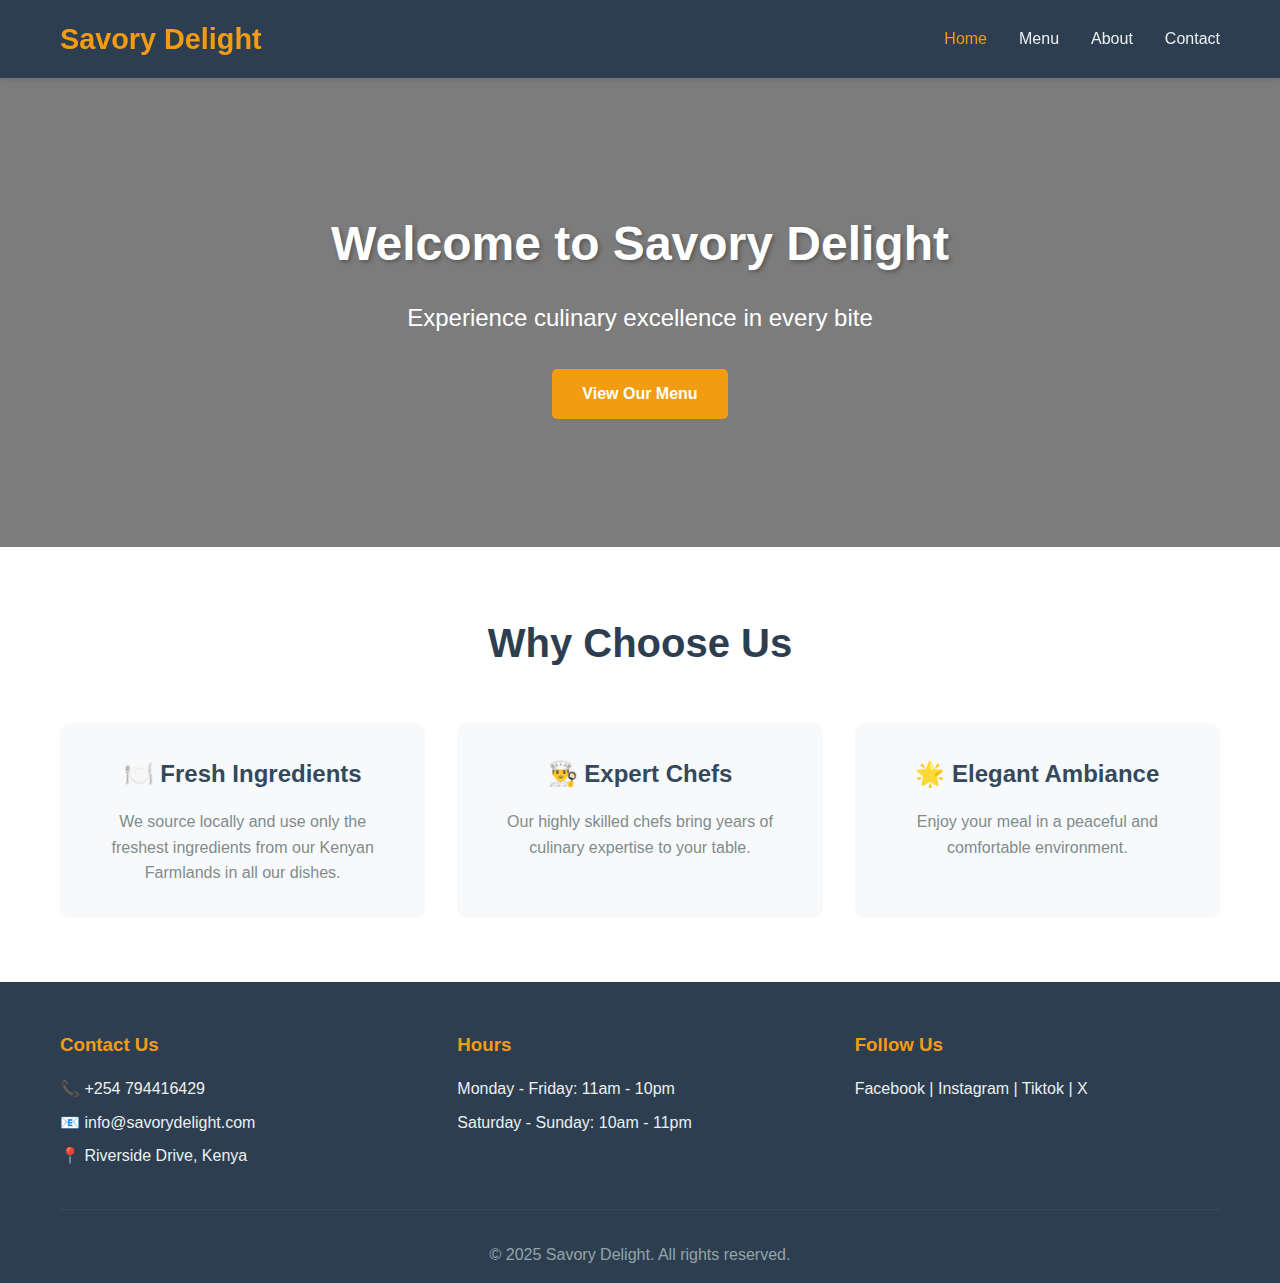
<file: index.html>
<!DOCTYPE html>
<html lang="en">

<head>
    <meta charset="UTF-8">
    <meta name="viewport" content="width=device-width, initial-scale=1.0">
    <title>Savory Delight - Fine Dining Experience</title>
    <link rel="stylesheet" href="css/style.css">
</head>

<body>
    <header>
        <nav class="navbar">
            <div class="container">
                <h1 class="logo">Savory Delight</h1>
                <ul class="nav-links">
                    <li><a href="index.html" class="active">Home</a></li>
                    <li><a href="menu.html">Menu</a></li>
                    <li><a href="about.html">About</a></li> 
                    <li><a href="contact.html">Contact</a></li>
                </ul>
            </div>
        </nav>
    </header>

    <main>
        <!-- Fixed hero section -->
        <section class="hero">
            <div class="hero-overlay">
                <div class="hero-content">
                    <h2>Welcome to Savory Delight</h2>
                    <p>Experience culinary excellence in every bite</p>
                    <a href="menu.html" class="btn">View Our Menu</a>
                </div>
            </div>
        </section>

        <section class="features">
            <div class="container">
                <h2>Why Choose Us</h2>
                <div class="feature-grid">
                    <div class="feature-card">
                        <h3>🍽️ Fresh Ingredients</h3>
                        <p>We source locally and use only the freshest ingredients from our Kenyan Farmlands in all our
                            dishes.</p>
                    </div>
                    <div class="feature-card">
                        <h3>👨‍🍳 Expert Chefs</h3>
                        <p>Our highly skilled chefs bring years of culinary expertise to your table.</p>
                    </div>
                    <div class="feature-card">
                        <h3>🌟 Elegant Ambiance</h3>
                        <p>Enjoy your meal in a peaceful and comfortable environment.</p>
                    </div>
                </div>
            </div>
        </section>
    </main>

    <footer>
        <div class="container">
            <div class="footer-content">
                <div class="footer-section">
                    <h3>Contact Us</h3>
                    <p>📞 +254 794416429</p>
                    <p>📧 info@savorydelight.com</p>
                    <p>📍 Riverside Drive, Kenya</p>
                </div>
                <div class="footer-section">
                    <h3>Hours</h3>
                    <p>Monday - Friday: 11am - 10pm</p>
                    <p>Saturday - Sunday: 10am - 11pm</p>
                </div>
                <div class="footer-section">
                    <h3>Follow Us</h3>
                    <p>Facebook | Instagram | Tiktok | X </p>
                </div>
            </div>
            <p class="copyright">&copy; 2025 Savory Delight. All rights reserved.</p>
        </div>
    </footer>
</body>

</html>
</file>
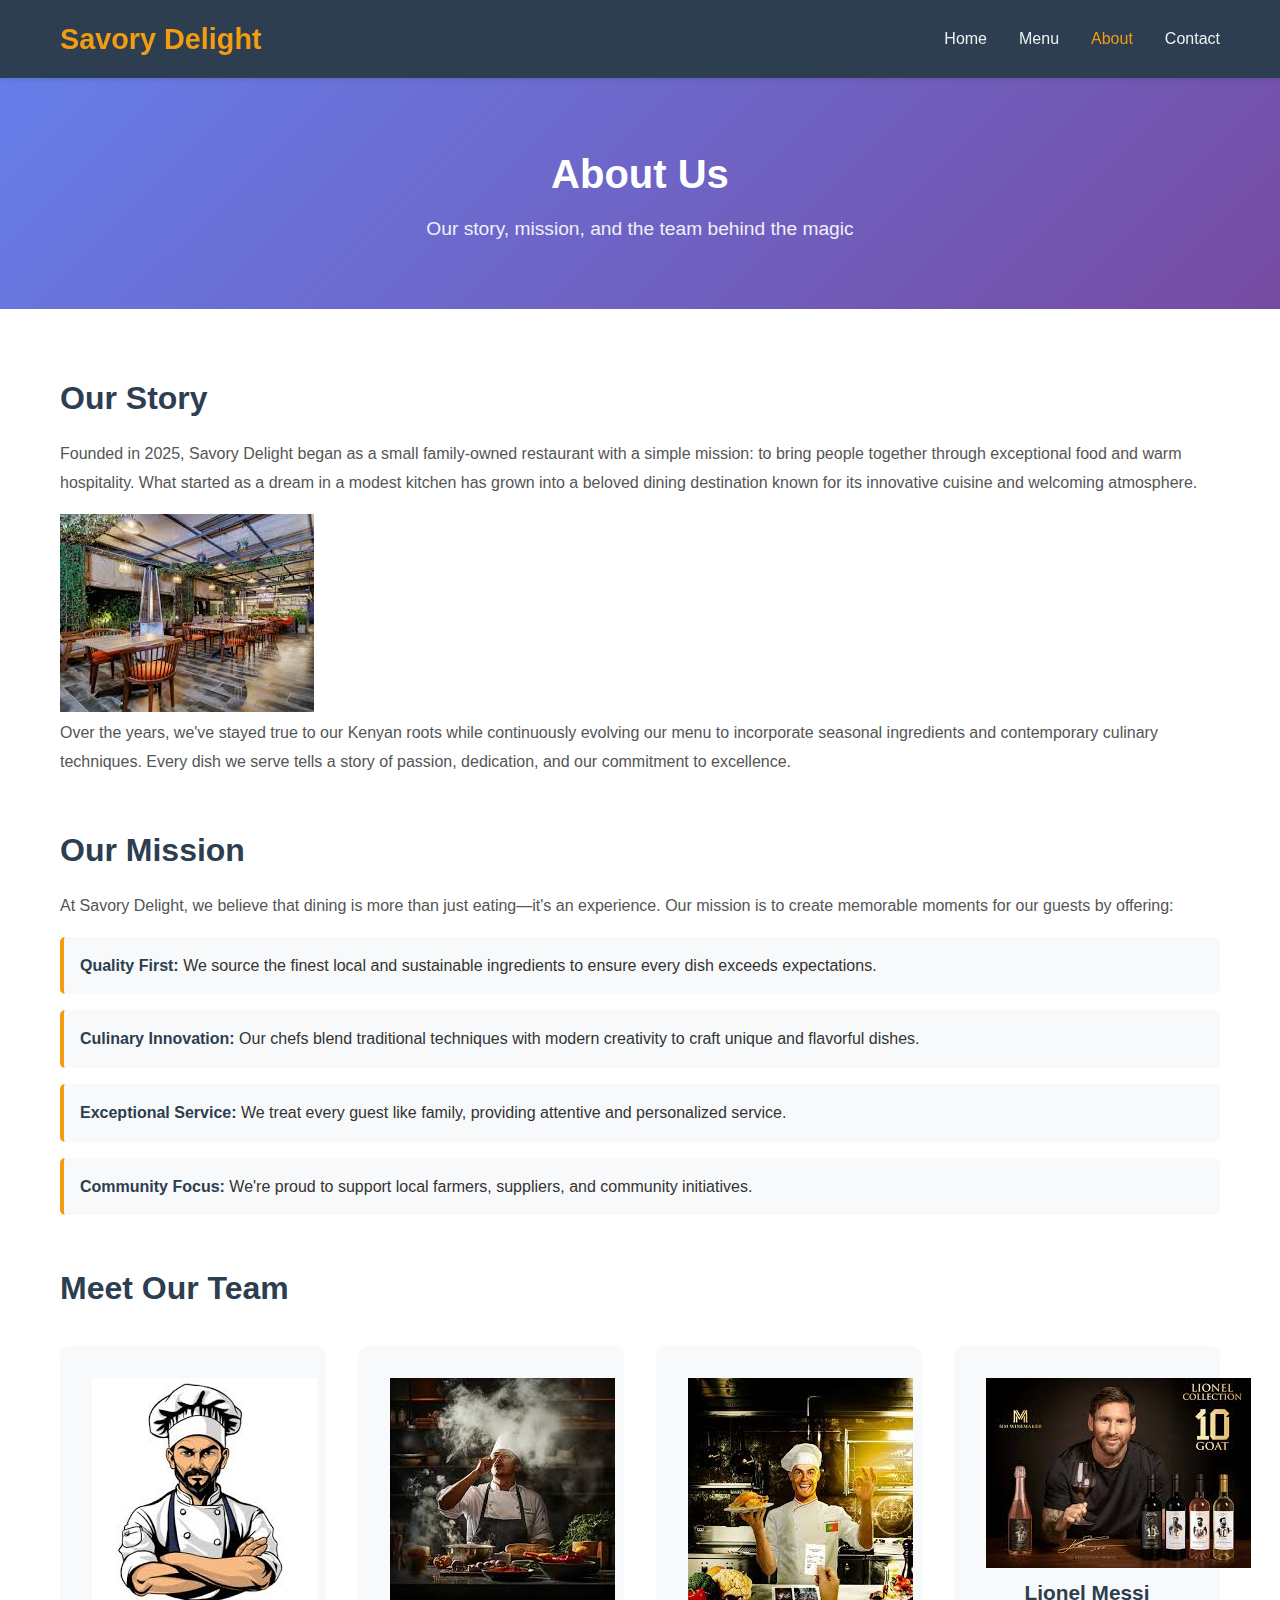
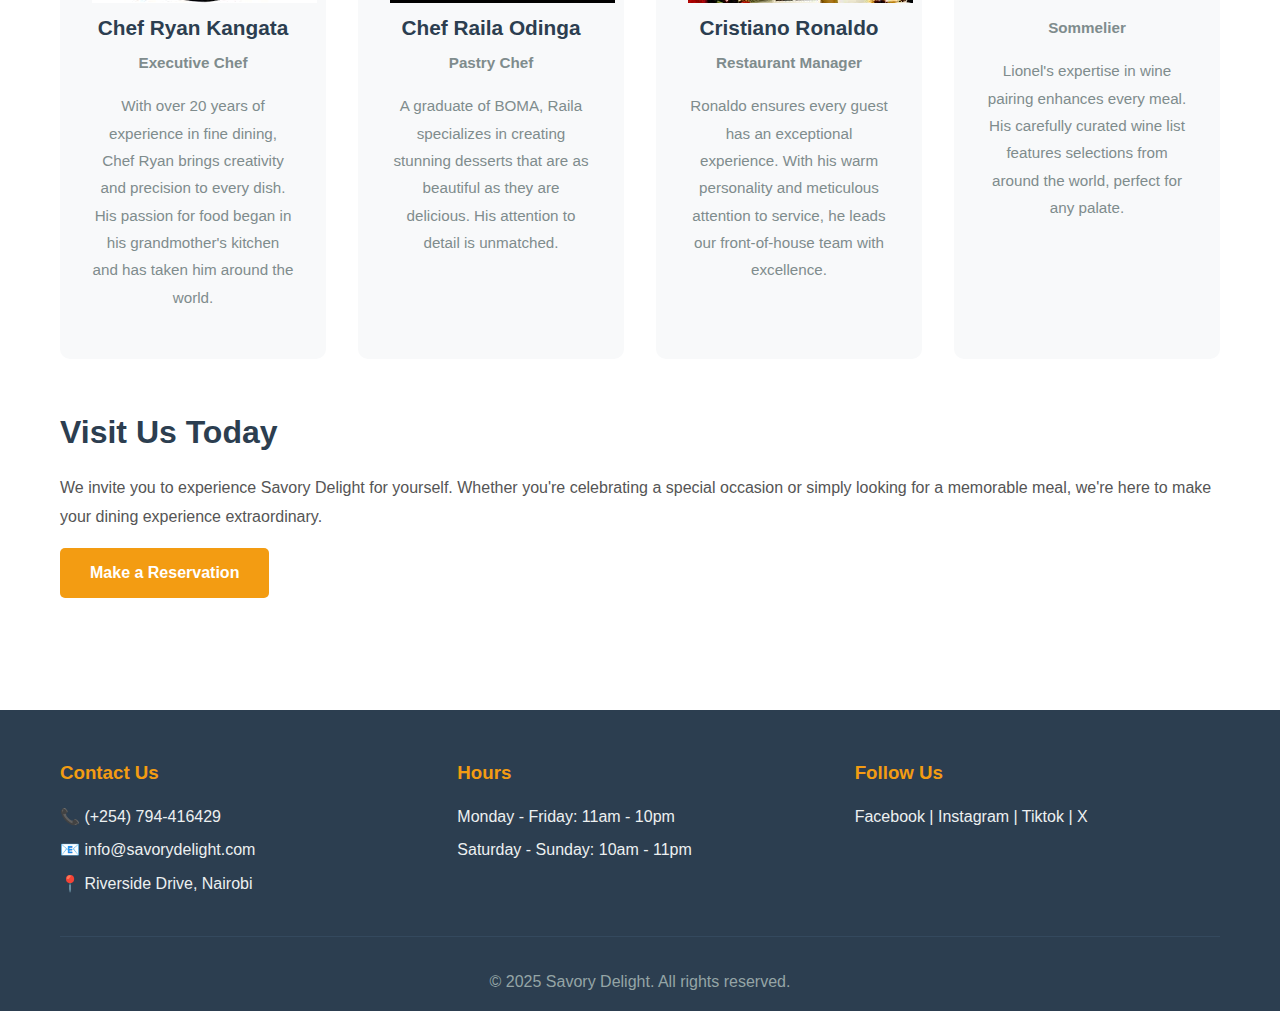
<file: about.html>
<!DOCTYPE html>
<html lang="en">
<head>
    <meta charset="UTF-8">
    <meta name="viewport" content="width=device-width, initial-scale=1.0">
    <title>About Us - Savory Delight</title>
    <link rel="stylesheet" href="css/style.css">
</head>
<body>
    <header>
        <nav class="navbar">
            <div class="container">
                <h1 class="logo">Savory Delight</h1>
                <ul class="nav-links">
                    <li><a href="index.html">Home</a></li>
                    <li><a href="menu.html">Menu</a></li>
                    <li><a href="about.html" class="active">About</a></li>
                    <li><a href="contact.html">Contact</a></li>
                </ul>
            </div>
        </nav>
    </header>

    <main>
        <section class="page-header">
            <div class="container">
                <h2>About Us</h2>
                <p>Our story, mission, and the team behind the magic</p>
            </div>
        </section>

        <section class="about-content">
            <div class="container">
                <!-- OUR STORY -->
                <div class="about-section">
                    <h3>Our Story</h3>
                    <p>Founded in 2025, Savory Delight began as a small family-owned restaurant with a simple mission: to bring people together through exceptional food and warm hospitality. What started as a dream in a modest kitchen has grown into a beloved dining destination known for its innovative cuisine and welcoming atmosphere.</p>
                    
                    <img src="images/about-restaurant.jpg" alt="Savory Delight Restaurant Interior" class="about-image">
                    
                    <p>Over the years, we've stayed true to our Kenyan roots while continuously evolving our menu to incorporate seasonal ingredients and contemporary culinary techniques. Every dish we serve tells a story of passion, dedication, and our commitment to excellence.</p>
                </div>

                <!-- OUR MISSION -->
                <div class="about-section">
                    <h3>Our Mission</h3>
                    <p>At Savory Delight, we believe that dining is more than just eating—it's an experience. Our mission is to create memorable moments for our guests by offering:</p>
                    <ul class="mission-list">
                        <li><strong>Quality First:</strong> We source the finest local and sustainable ingredients to ensure every dish exceeds expectations.</li>
                        <li><strong>Culinary Innovation:</strong> Our chefs blend traditional techniques with modern creativity to craft unique and flavorful dishes.</li>
                        <li><strong>Exceptional Service:</strong> We treat every guest like family, providing attentive and personalized service.</li>
                        <li><strong>Community Focus:</strong> We're proud to support local farmers, suppliers, and community initiatives.</li>
                    </ul>
                </div>

                <!-- MEET OUR TEAM -->
                <div class="about-section">
                    <h3>Meet Our Team</h3>
                    <div class="team-grid">
                        <div class="team-member">
                            <img src="images/team-chefryan.jpg" alt="Chef Ryan Kangata" class="team-photo">
                            <h4>Chef Ryan Kangata</h4>
                            <p class="role">Executive Chef</p>
                            <p>With over 20 years of experience in fine dining, Chef Ryan brings creativity and precision to every dish. His passion for food began in his grandmother's kitchen and has taken him around the world.</p>
                        </div>
                        <div class="team-member">
                            <img src="images/team-chefraila.jpg" alt="Chef Raila Odinga" class="team-photo">
                            <h4>Chef Raila Odinga</h4>
                            <p class="role">Pastry Chef</p>
                            <p>A graduate of BOMA, Raila specializes in creating stunning desserts that are as beautiful as they are delicious. His attention to detail is unmatched.</p>
                        </div>
                        <div class="team-member">
                            <img src="images/team-chefroro.jpg" alt="Cristiano Ronaldo" class="team-photo">
                            <h4>Cristiano Ronaldo</h4>
                            <p class="role">Restaurant Manager</p>
                            <p>Ronaldo ensures every guest has an exceptional experience. With his warm personality and meticulous attention to service, he leads our front-of-house team with excellence.</p>
                        </div>
                        <div class="team-member">
                            <img src="images/team-messi.jpg" alt="Lionel Messi" class="team-photo">
                            <h4>Lionel Messi</h4>
                            <p class="role">Sommelier</p>
                            <p>Lionel's expertise in wine pairing enhances every meal. His carefully curated wine list features selections from around the world, perfect for any palate.</p>
                        </div>
                    </div>
                </div>

                <!-- VISIT US -->
                <div class="about-section">
                    <h3>Visit Us Today</h3>
                    <p>We invite you to experience Savory Delight for yourself. Whether you're celebrating a special occasion or simply looking for a memorable meal, we're here to make your dining experience extraordinary.</p>
                    <a href="contact.html" class="btn">Make a Reservation</a>
                </div>
            </div>
        </section>
    </main>

    <footer>
        <div class="container">
            <div class="footer-content">
                <div class="footer-section">
                    <h3>Contact Us</h3>
                    <p>📞 (+254) 794-416429</p>
                    <p>📧 info@savorydelight.com</p>
                    <p>📍 Riverside Drive, Nairobi</p>
                </div>
                <div class="footer-section">
                    <h3>Hours</h3>
                    <p>Monday - Friday: 11am - 10pm</p>
                    <p>Saturday - Sunday: 10am - 11pm</p>
                </div>
                <div class="footer-section">
                    <h3>Follow Us</h3>
                    <p>Facebook | Instagram | Tiktok | X </p>
                </div>
            </div>
            <p class="copyright">&copy; 2025 Savory Delight. All rights reserved.</p>
        </div>
    </footer>
</body>
</html>
</file>
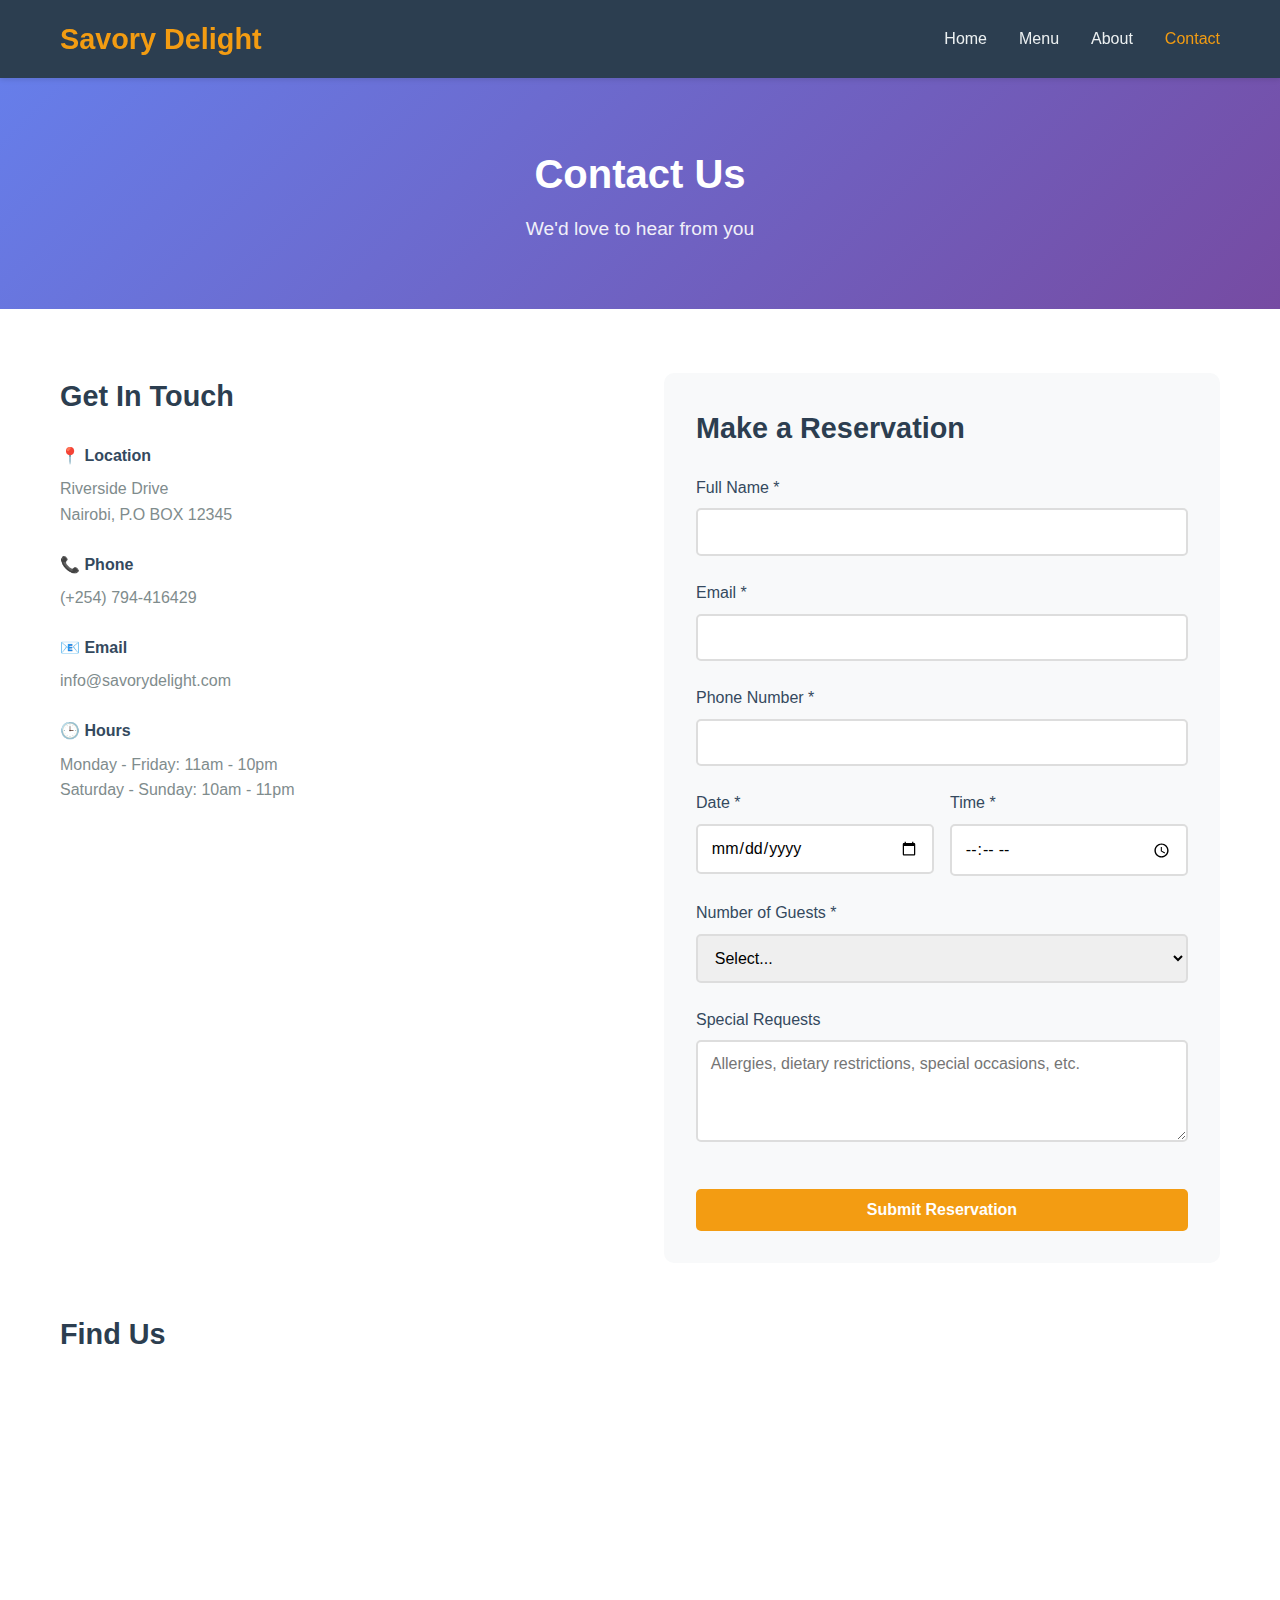
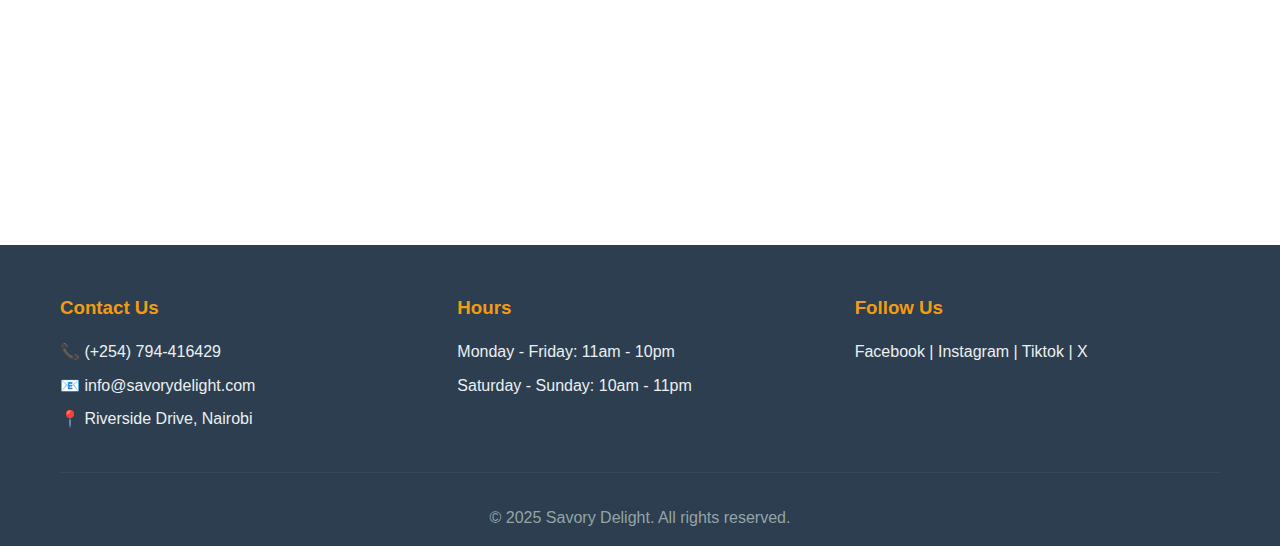
<file: contact.html>
<!DOCTYPE html>
<html lang="en">
<head>
    <meta charset="UTF-8">
    <meta name="viewport" content="width=device-width, initial-scale=1.0">
    <title>Contact Us - Savory Delight</title>
    <link rel="stylesheet" href="css/style.css">
</head>
<body>
    <header>
        <nav class="navbar">
            <div class="container">
                <h1 class="logo">Savory Delight</h1>
                <ul class="nav-links">
                    <li><a href="index.html">Home</a></li>
                    <li><a href="menu.html">Menu</a></li>
                    <li><a href="about.html">About</a></li>
                    <li><a href="contact.html" class="active">Contact</a></li>
                </ul>
            </div>
        </nav>
    </header>

    <main>
        <section class="page-header">
            <div class="container">
                <h2>Contact Us</h2>
                <p>We'd love to hear from you</p>
            </div>
        </section>

        <section class="contact-section">
            <div class="container">
                <div class="contact-grid">
                    <div class="contact-info">
                        <h3>Get In Touch</h3>
                        <div class="info-item">
                            <h4>📍 Location</h4>
                            <p>Riverside Drive<br>Nairobi, P.O BOX 12345</p>
                        </div>
                        <div class="info-item">
                            <h4>📞 Phone</h4>
                            <p>(+254) 794-416429</p>
                        </div>
                        <div class="info-item">
                            <h4>📧 Email</h4>
                            <p>info@savorydelight.com</p>
                        </div>
                        <div class="info-item">
                            <h4>🕒 Hours</h4>
                            <p>Monday - Friday: 11am - 10pm<br>
                            Saturday - Sunday: 10am - 11pm</p>
                        </div>
                    </div>

                    <div class="reservation-form">
                        <h3>Make a Reservation</h3>
                        <form id="reservationForm">
                            <div class="form-group">
                                <label for="name">Full Name *</label>
                                <input type="text" id="name" name="name" required>
                            </div>
                            <div class="form-group">
                                <label for="email">Email *</label>
                                <input type="email" id="email" name="email" required>
                            </div>
                            <div class="form-group">
                                <label for="phone">Phone Number *</label>
                                <input type="tel" id="phone" name="phone" required>
                            </div>
                            <div class="form-row">
                                <div class="form-group">
                                    <label for="date">Date *</label>
                                    <input type="date" id="date" name="date" required>
                                </div>
                                <div class="form-group">
                                    <label for="time">Time *</label>
                                    <input type="time" id="time" name="time" required>
                                </div>
                            </div>
                            <div class="form-group">
                                <label for="guests">Number of Guests *</label>
                                <select id="guests" name="guests" required>
                                    <option value="">Select...</option>
                                    <option value="1">1 Guest</option>
                                    <option value="2">2 Guests</option>
                                    <option value="3">3 Guests</option>
                                    <option value="4">4 Guests</option>
                                    <option value="5">5 Guests</option>
                                    <option value="6">6 Guests</option>
                                    <option value="7+">7+ Guests</option>
                                </select>
                            </div>
                            <div class="form-group">
                                <label for="message">Special Requests</label>
                                <textarea id="message" name="message" rows="4" placeholder="Allergies, dietary restrictions, special occasions, etc."></textarea>
                            </div>
                            <button type="submit" class="btn">Submit Reservation</button>
                        </form>
                    </div>
                </div>

                <!-- GOOGLE MAP SECTION -->
                <div class="map-section">
                    <h3>Find Us</h3>
                    <div class="map-container">
                        <iframe 
                            src="https://www.google.com/maps/embed?pb=!1m18!1m12!1m3!1d3988.8457744442567!2d36.798953274965796!3d-1.2754901359706138!2m3!1f0!2f0!3f0!3m2!1i1024!2i768!4f13.1!3m3!1m2!1s0x182f1728bfc77787%3A0xf8b17f6e8cf3724a!2sRiverside%20Dr%2C%20Nairobi!5e0!3m2!1sen!2ske!4v1730000000000!5m2!1sen!2ske" 
                            width="100%" 
                            height="400" 
                            style="border:0;" 
                            allowfullscreen="" 
                            loading="lazy" 
                            referrerpolicy="no-referrer-when-downgrade">
                        </iframe>
                    </div>
                </div>
            </div>
        </section>
    </main>

    <footer>
        <div class="container">
            <div class="footer-content">
                <div class="footer-section">
                    <h3>Contact Us</h3>
                    <p>📞 (+254) 794-416429</p>
                    <p>📧 info@savorydelight.com</p>
                    <p>📍 Riverside Drive, Nairobi</p>
                </div>
                <div class="footer-section">
                    <h3>Hours</h3>
                    <p>Monday - Friday: 11am - 10pm</p>
                    <p>Saturday - Sunday: 10am - 11pm</p>
                </div>
                <div class="footer-section">
                    <h3>Follow Us</h3>
                    <p>Facebook | Instagram | Tiktok | X </p>
                </div>
            </div>
            <p class="copyright">&copy; 2025 Savory Delight. All rights reserved.</p>
        </div>
    </footer>

    <script>
        // Simple form validation and submission handler
        document.getElementById('reservationForm').addEventListener('submit', function(e) {
            e.preventDefault();
            alert('Thank you for your reservation request! We will contact you shortly to confirm.');
            this.reset();
        });
    </script>
</body>
</html>
</file>
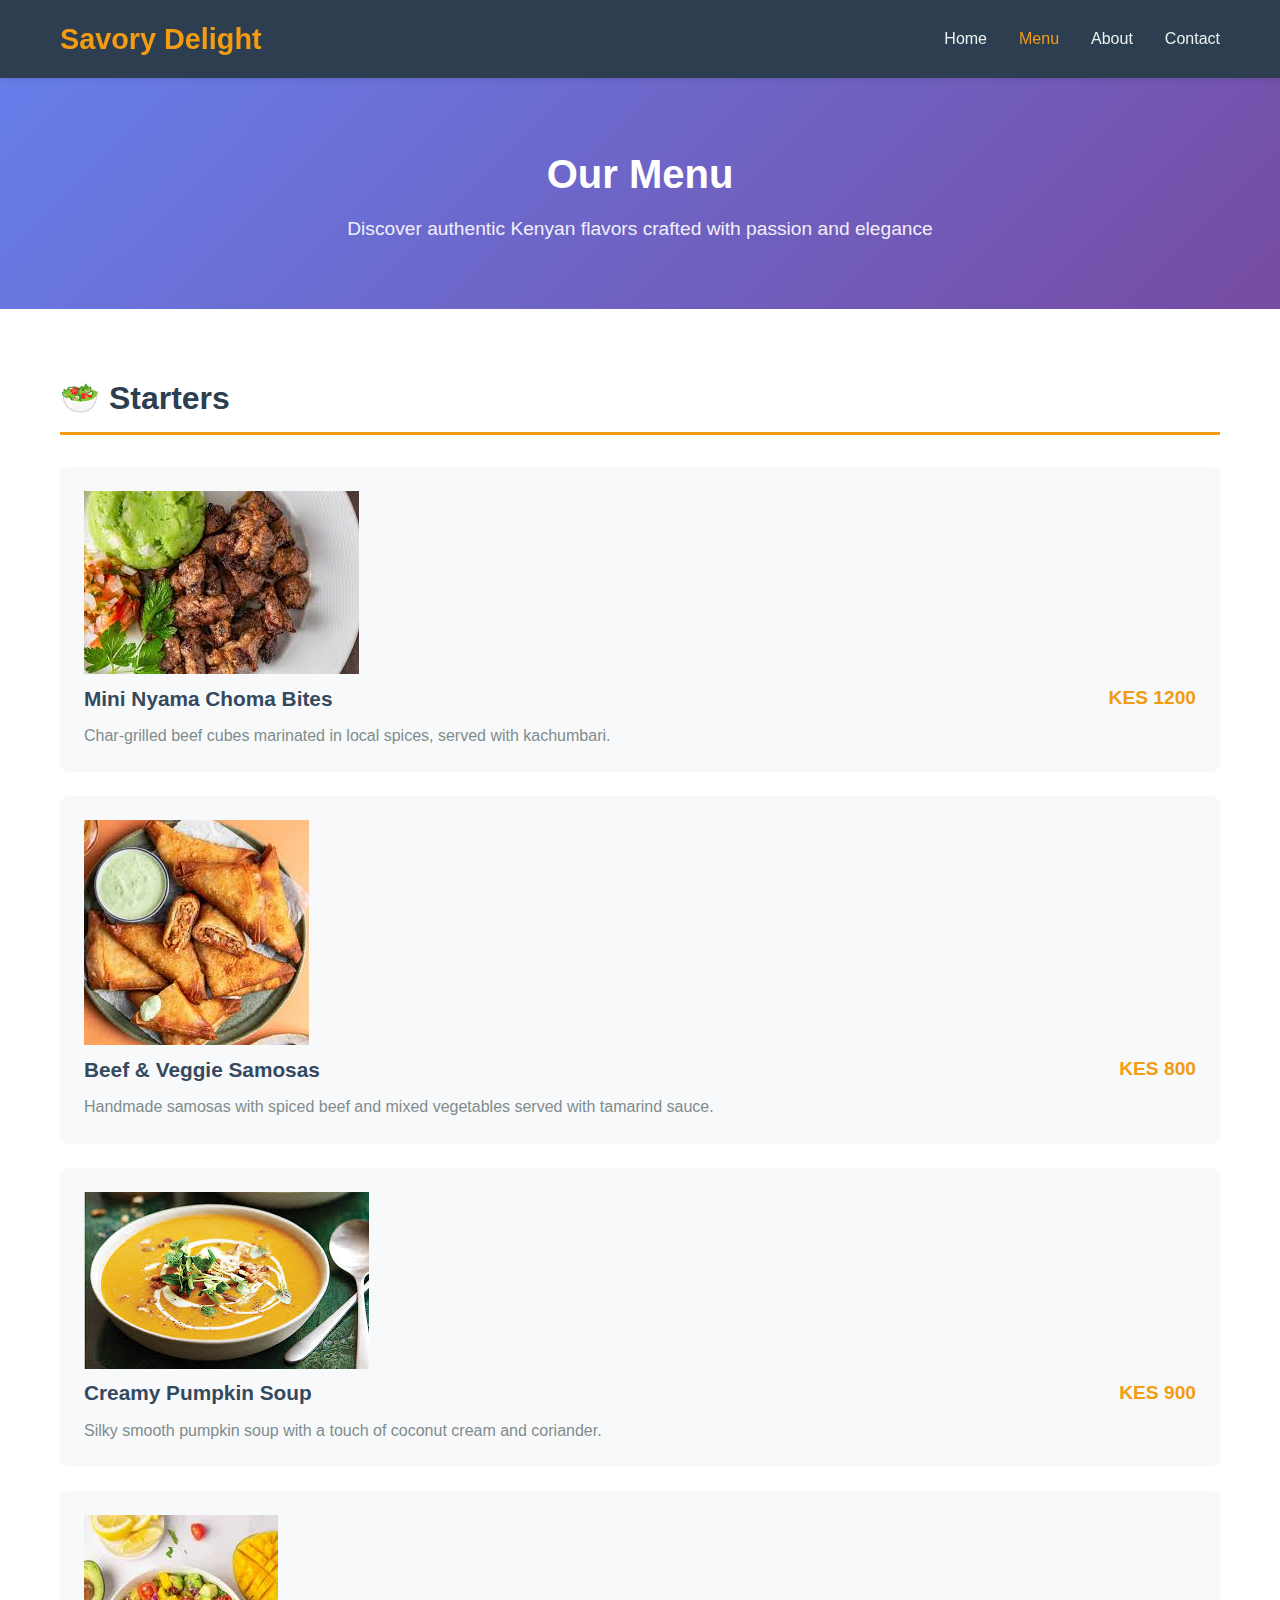
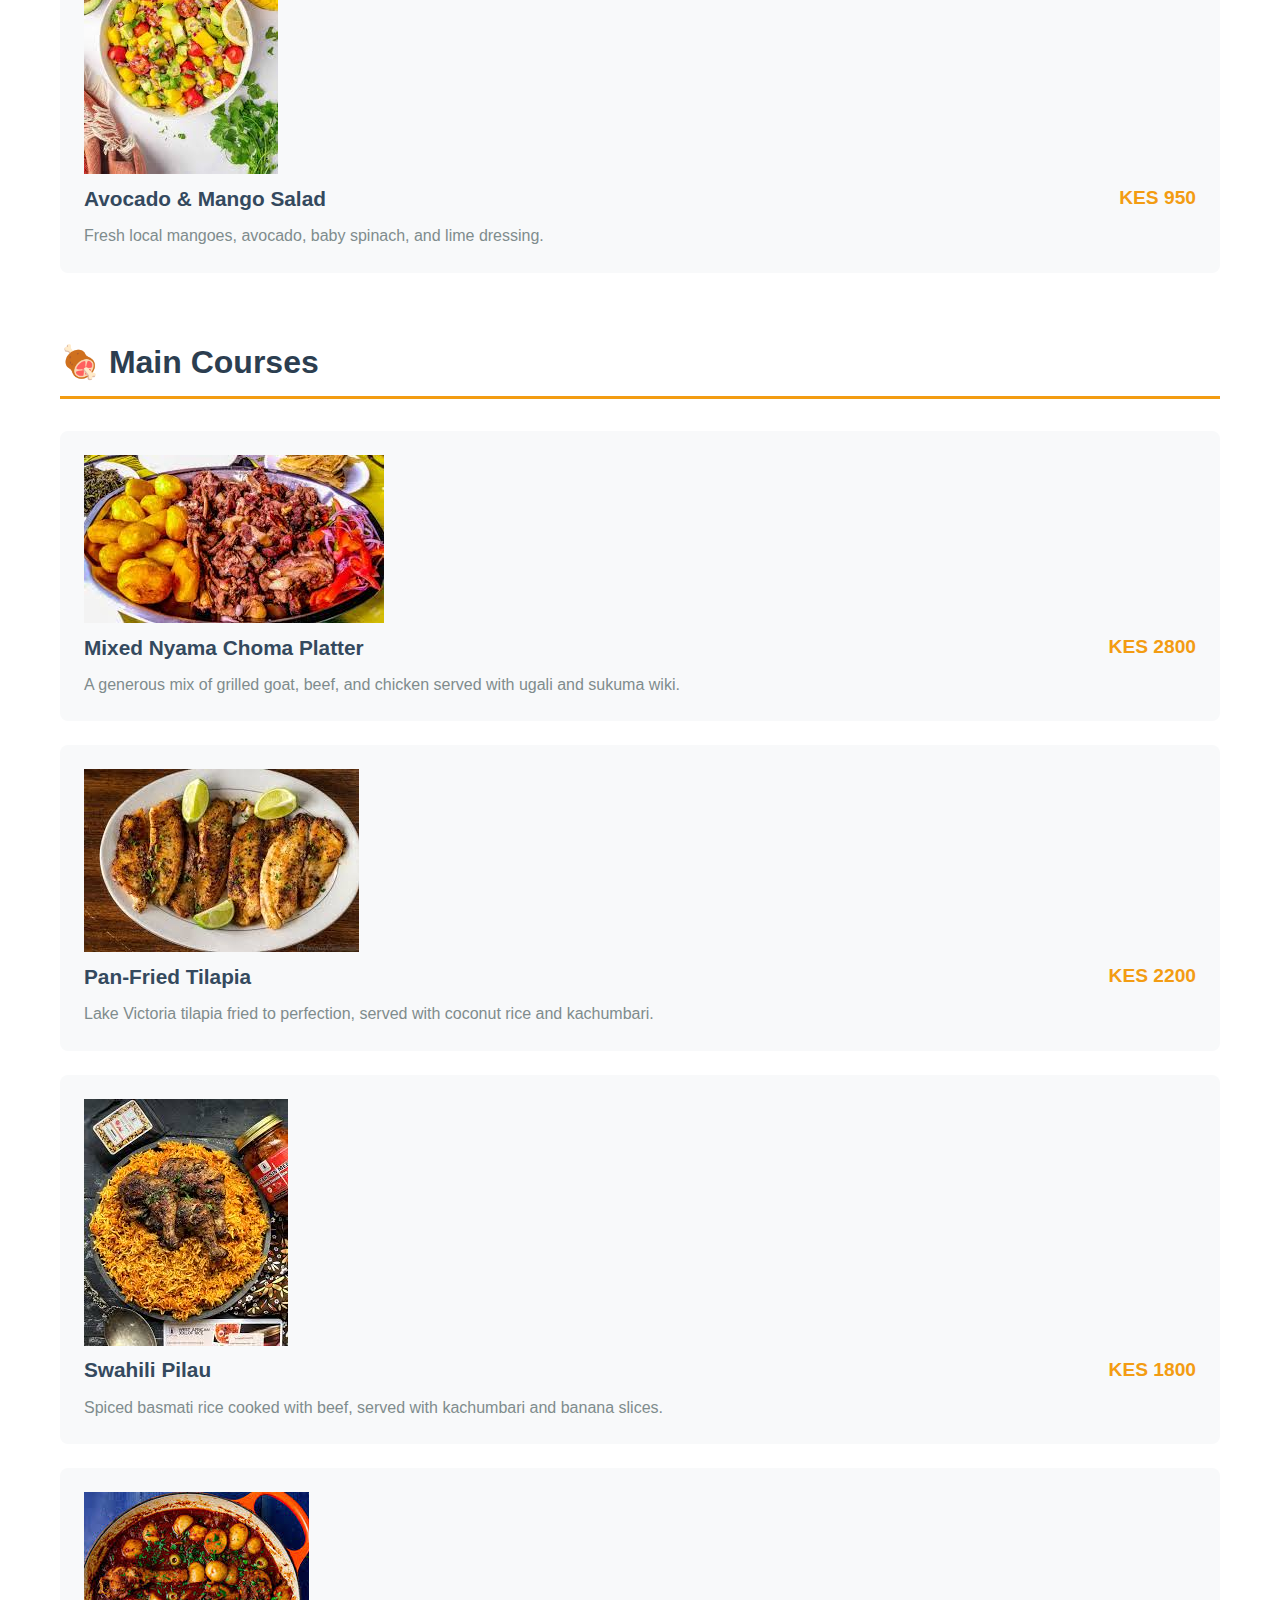
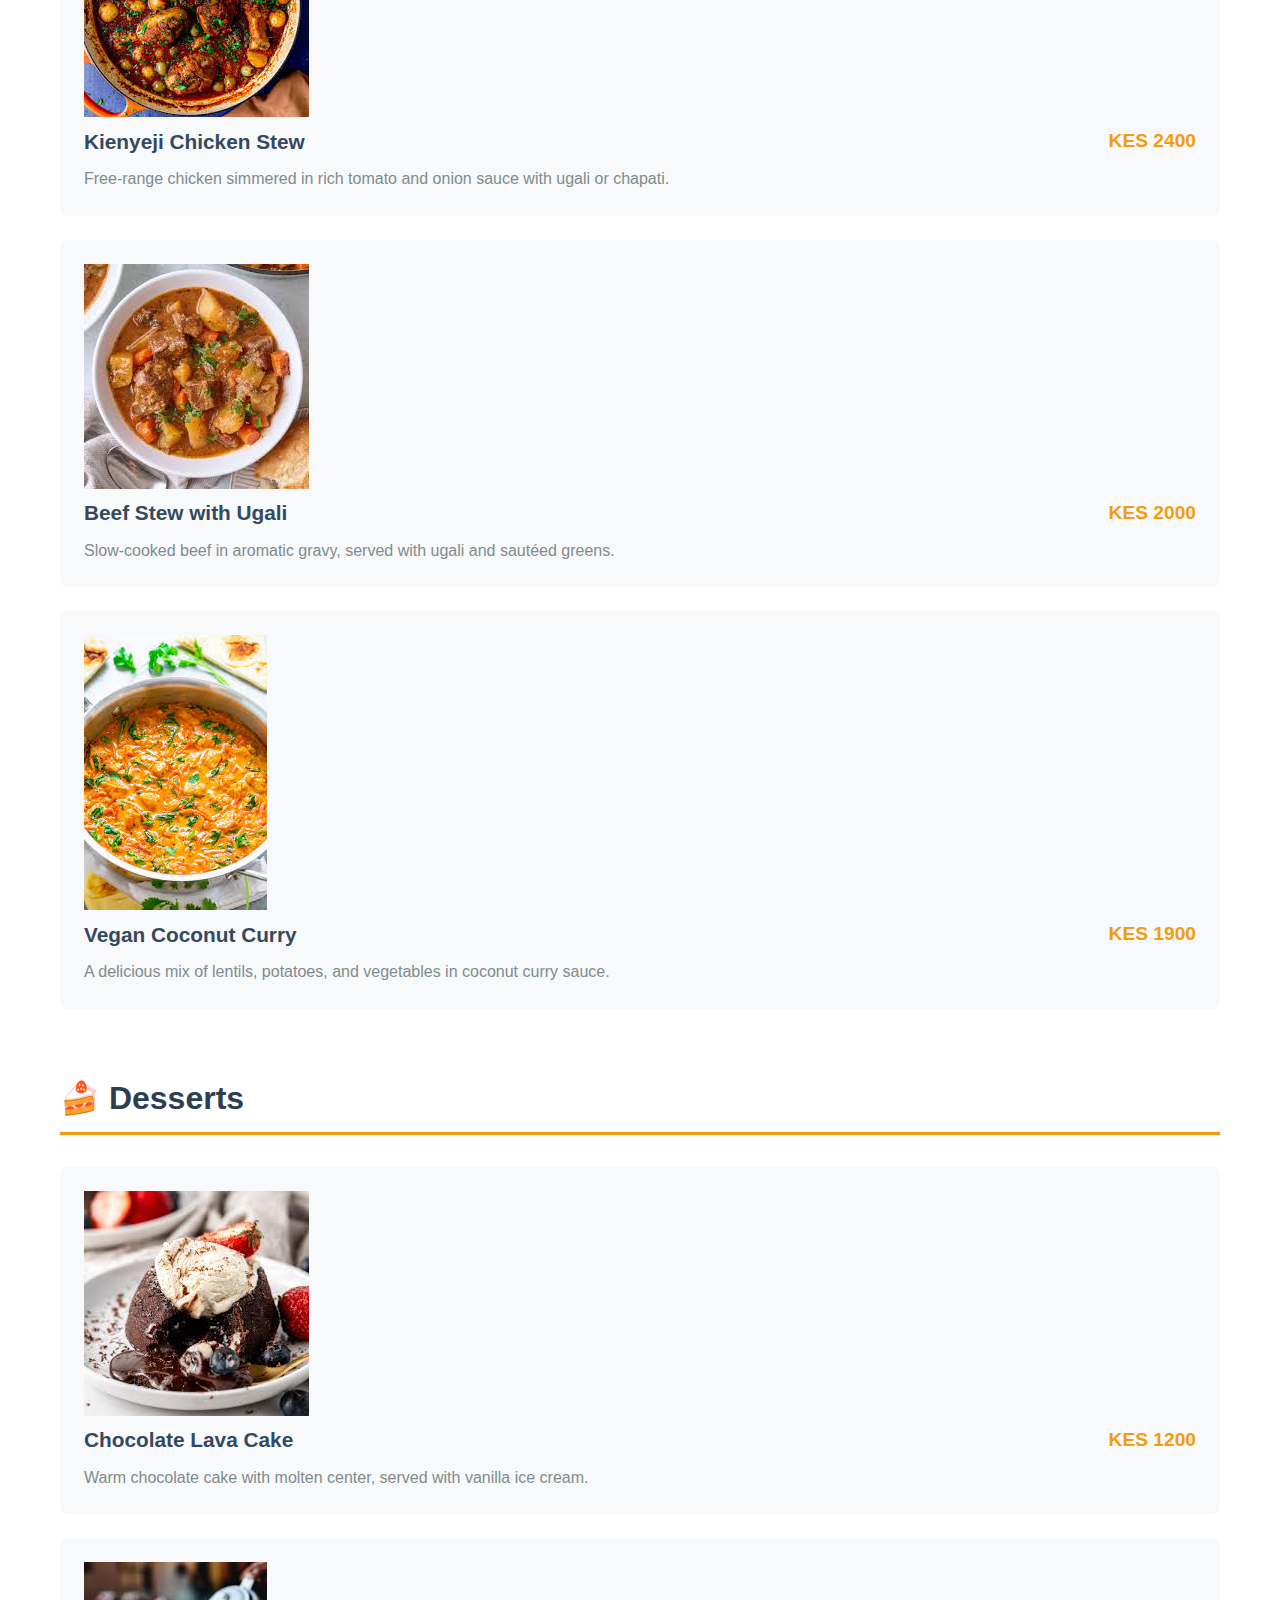
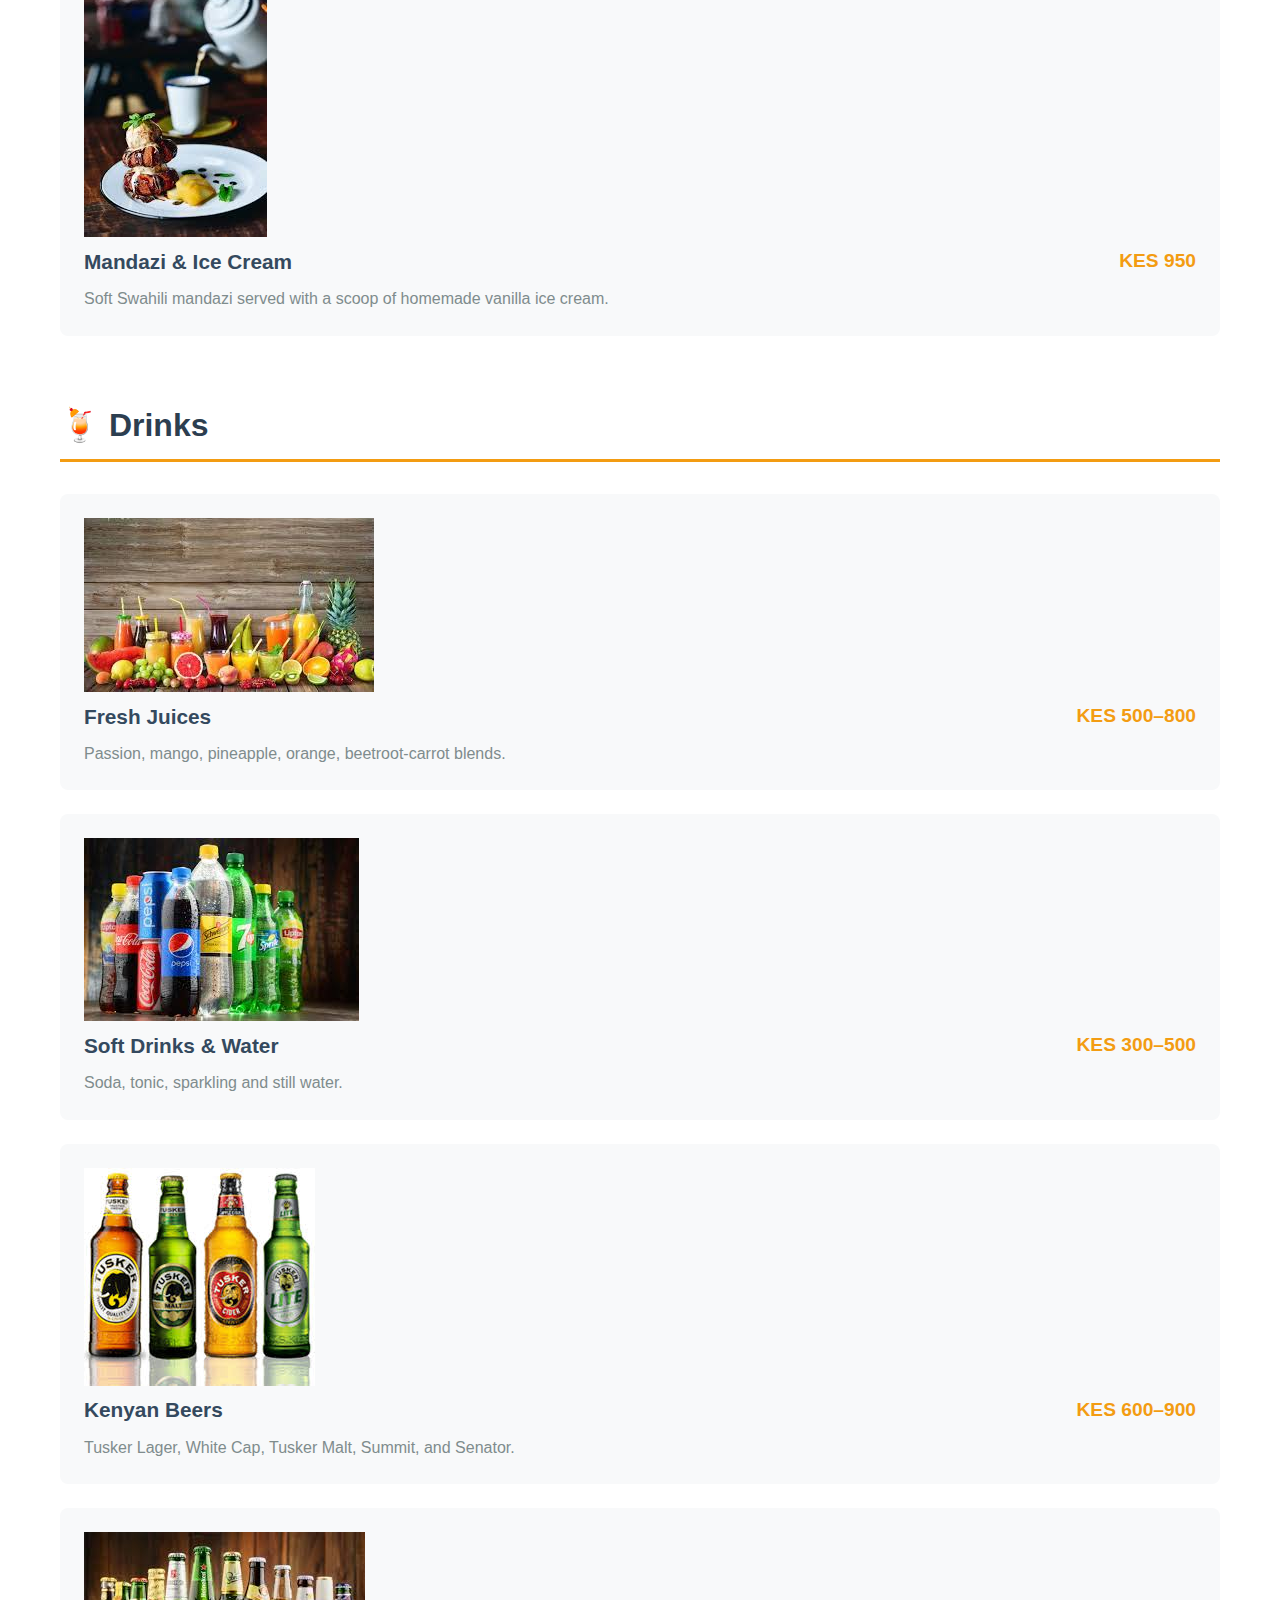
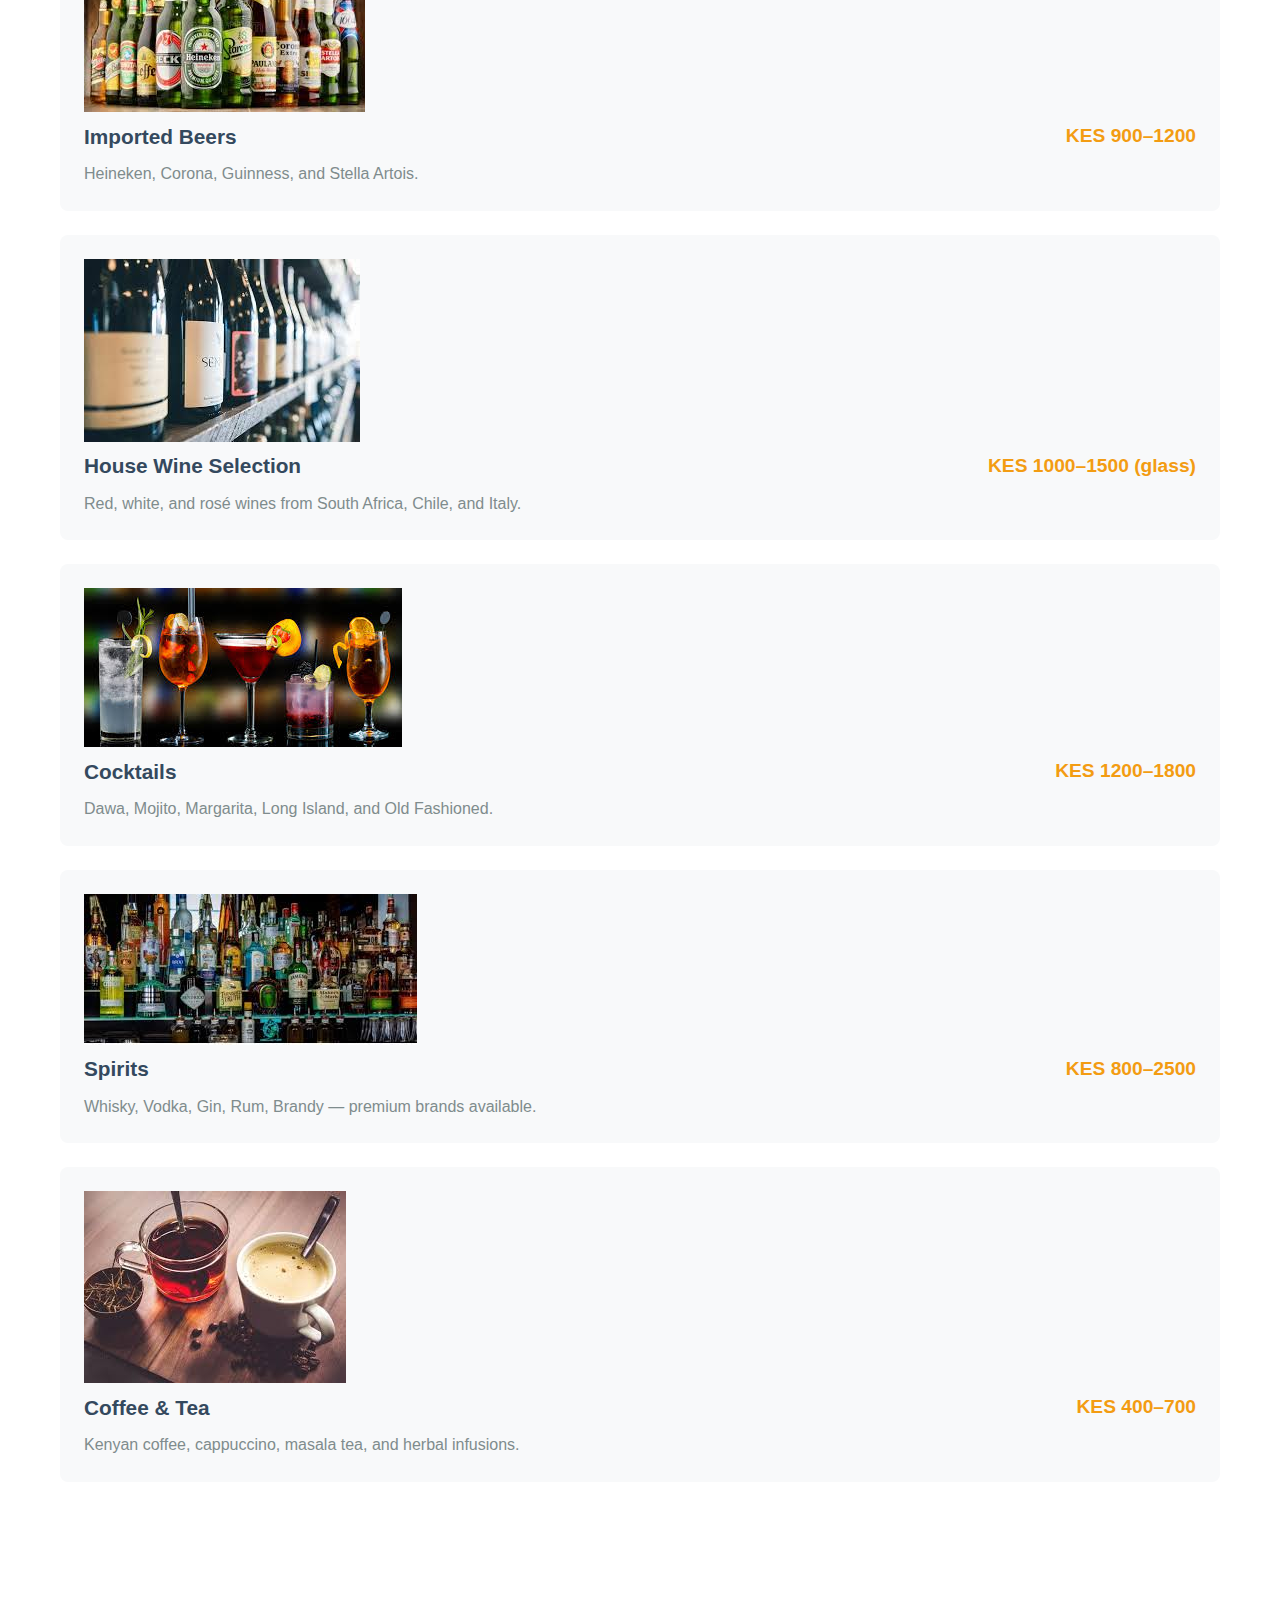
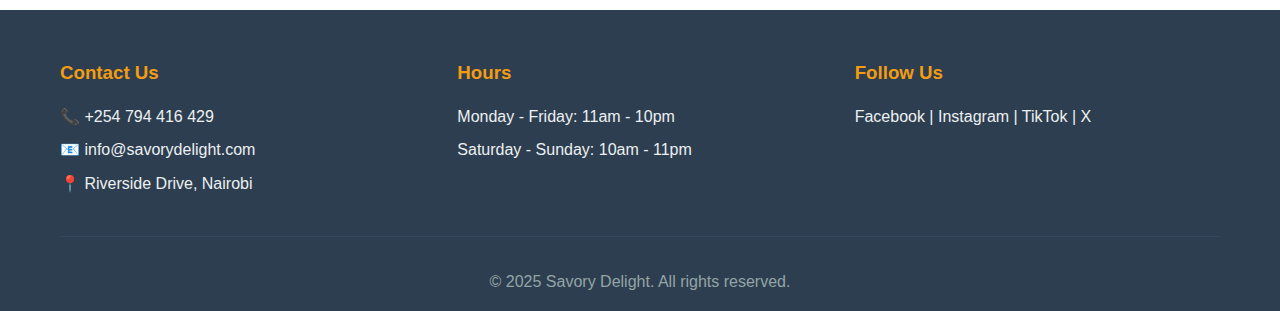
<file: menu.html>
<!DOCTYPE html>
<html lang="en">
<head>
  <meta charset="UTF-8">
  <meta name="viewport" content="width=device-width, initial-scale=1.0">
  <title>Menu - Savory Delight</title>
  <link rel="stylesheet" href="css/style.css">
</head>
<body>
  <header>
    <nav class="navbar">
      <div class="container">
        <h1 class="logo">Savory Delight</h1>
        <ul class="nav-links">
          <li><a href="index.html">Home</a></li>
          <li><a href="menu.html" class="active">Menu</a></li>
          <li><a href="about.html">About</a></li>
          <li><a href="contact.html">Contact</a></li>
        </ul>
      </div>
    </nav>
  </header>

  <main>
    <section class="page-header">
      <div class="container">
        <h2>Our Menu</h2>
        <p>Discover authentic Kenyan flavors crafted with passion and elegance</p>
      </div>
    </section>

    <section class="menu-section">
      <div class="container">

        <!-- 🥗 Starters -->
        <div class="menu-category">
          <h3 class="category-title">🥗 Starters</h3>
          <div class="menu-items">

            <div class="menu-item">
              <img src="images/starter-nyama.jpg" alt="Mini Nyama Choma Bites" class="menu-image">
              <div class="menu-item-content">
                <div class="item-header">
                  <h4>Mini Nyama Choma Bites</h4>
                  <span class="price">KES 1200</span>
                </div>
                <p>Char-grilled beef cubes marinated in local spices, served with kachumbari.</p>
              </div>
            </div>

            <div class="menu-item">
              <img src="images/starter-samosa.jpg" alt="Beef & Veggie Samosas" class="menu-image">
              <div class="menu-item-content">
                <div class="item-header">
                  <h4>Beef & Veggie Samosas</h4>
                  <span class="price">KES 800</span>
                </div>
                <p>Handmade samosas with spiced beef and mixed vegetables served with tamarind sauce.</p>
              </div>
            </div>

            <div class="menu-item">
              <img src="images/starter-soup.jpg" alt="Pumpkin Soup" class="menu-image">
              <div class="menu-item-content">
                <div class="item-header">
                  <h4>Creamy Pumpkin Soup</h4>
                  <span class="price">KES 900</span>
                </div>
                <p>Silky smooth pumpkin soup with a touch of coconut cream and coriander.</p>
              </div>
            </div>

            <div class="menu-item">
              <img src="images/starter-salad.jpg" alt="Avocado & Mango Salad" class="menu-image">
              <div class="menu-item-content">
                <div class="item-header">
                  <h4>Avocado & Mango Salad</h4>
                  <span class="price">KES 950</span>
                </div>
                <p>Fresh local mangoes, avocado, baby spinach, and lime dressing.</p>
              </div>
            </div>

          </div>
        </div>

        <!-- 🍖 Main Courses -->
        <div class="menu-category">
          <h3 class="category-title">🍖 Main Courses</h3>
          <div class="menu-items">

            <div class="menu-item">
              <img src="images/main-nyama.jpg" alt="Mixed Nyama Choma Platter" class="menu-image">
              <div class="menu-item-content">
                <div class="item-header">
                  <h4>Mixed Nyama Choma Platter</h4>
                  <span class="price">KES 2800</span>
                </div>
                <p>A generous mix of grilled goat, beef, and chicken served with ugali and sukuma wiki.</p>
              </div>
            </div>

            <div class="menu-item">
              <img src="images/main-tilapia.jpg" alt="Pan-Fried Tilapia" class="menu-image">
              <div class="menu-item-content">
                <div class="item-header">
                  <h4>Pan-Fried Tilapia</h4>
                  <span class="price">KES 2200</span>
                </div>
                <p>Lake Victoria tilapia fried to perfection, served with coconut rice and kachumbari.</p>
              </div>
            </div>

            <div class="menu-item">
              <img src="images/main-pilau.jpg" alt="Swahili Pilau" class="menu-image">
              <div class="menu-item-content">
                <div class="item-header">
                  <h4>Swahili Pilau</h4>
                  <span class="price">KES 1800</span>
                </div>
                <p>Spiced basmati rice cooked with beef, served with kachumbari and banana slices.</p>
              </div>
            </div>

            <div class="menu-item">
              <img src="images/main-chicken.jpg" alt="Kienyeji Chicken Stew" class="menu-image">
              <div class="menu-item-content">
                <div class="item-header">
                  <h4>Kienyeji Chicken Stew</h4>
                  <span class="price">KES 2400</span>
                </div>
                <p>Free-range chicken simmered in rich tomato and onion sauce with ugali or chapati.</p>
              </div>
            </div>

            <div class="menu-item">
              <img src="images/main-beef.jpg" alt="Beef Stew with Ugali" class="menu-image">
              <div class="menu-item-content">
                <div class="item-header">
                  <h4>Beef Stew with Ugali</h4>
                  <span class="price">KES 2000</span>
                </div>
                <p>Slow-cooked beef in aromatic gravy, served with ugali and sautéed greens.</p>
              </div>
            </div>

            <div class="menu-item">
              <img src="images/main-curry.jpg" alt="Vegan Coconut Curry" class="menu-image">
              <div class="menu-item-content">
                <div class="item-header">
                  <h4>Vegan Coconut Curry</h4>
                  <span class="price">KES 1900</span>
                </div>
                <p>A delicious mix of lentils, potatoes, and vegetables in coconut curry sauce.</p>
              </div>
            </div>

          </div>
        </div>

        <!-- 🍰 Desserts -->
        <div class="menu-category">
          <h3 class="category-title">🍰 Desserts</h3>
          <div class="menu-items">

            <div class="menu-item">
              <img src="images/dessert-chocolate.jpg" alt="Chocolate Lava Cake" class="menu-image">
              <div class="menu-item-content">
                <div class="item-header">
                  <h4>Chocolate Lava Cake</h4>
                  <span class="price">KES 1200</span>
                </div>
                <p>Warm chocolate cake with molten center, served with vanilla ice cream.</p>
              </div>
            </div>

            <div class="menu-item">
              <img src="images/dessert-mandazi.jpg" alt="Mandazi & Ice Cream" class="menu-image">
              <div class="menu-item-content">
                <div class="item-header">
                  <h4>Mandazi & Ice Cream</h4>
                  <span class="price">KES 950</span>
                </div>
                <p>Soft Swahili mandazi served with a scoop of homemade vanilla ice cream.</p>
              </div>
            </div>

          </div>
        </div>

        <!-- 🍹 Drinks -->
        <div class="menu-category">
          <h3 class="category-title">🍹 Drinks</h3>
          <div class="menu-items">

            <div class="menu-item">
              <img src="images/drinks-juices.jpg" alt="Fresh Juices" class="menu-image">
              <div class="menu-item-content">
                <div class="item-header">
                  <h4>Fresh Juices</h4>
                  <span class="price">KES 500–800</span>
                </div>
                <p>Passion, mango, pineapple, orange, beetroot-carrot blends.</p>
              </div>
            </div>

            <div class="menu-item">
              <img src="images/drinks-soft.jpg" alt="Soft Drinks & Water" class="menu-image">
              <div class="menu-item-content">
                <div class="item-header">
                  <h4>Soft Drinks & Water</h4>
                  <span class="price">KES 300–500</span>
                </div>
                <p>Soda, tonic, sparkling and still water.</p>
              </div>
            </div>

            <div class="menu-item">
              <img src="images/drinks-kenyan.jpg" alt="Kenyan Beers" class="menu-image">
              <div class="menu-item-content">
                <div class="item-header">
                  <h4>Kenyan Beers</h4>
                  <span class="price">KES 600–900</span>
                </div>
                <p>Tusker Lager, White Cap, Tusker Malt, Summit, and Senator.</p>
              </div>
            </div>

            <div class="menu-item">
              <img src="images/drinks-imported.jpg" alt="Imported Beers" class="menu-image">
              <div class="menu-item-content">
                <div class="item-header">
                  <h4>Imported Beers</h4>
                  <span class="price">KES 900–1200</span>
                </div>
                <p>Heineken, Corona, Guinness, and Stella Artois.</p>
              </div>
            </div>

            <div class="menu-item">
              <img src="images/drinks-wine.jpg" alt="House Wine Selection" class="menu-image">
              <div class="menu-item-content">
                <div class="item-header">
                  <h4>House Wine Selection</h4>
                  <span class="price">KES 1000–1500 (glass)</span>
                </div>
                <p>Red, white, and rosé wines from South Africa, Chile, and Italy.</p>
              </div>
            </div>

            <div class="menu-item">
              <img src="images/drinks-cocktails.jpg" alt="Cocktails" class="menu-image">
              <div class="menu-item-content">
                <div class="item-header">
                  <h4>Cocktails</h4>
                  <span class="price">KES 1200–1800</span>
                </div>
                <p>Dawa, Mojito, Margarita, Long Island, and Old Fashioned.</p>
              </div>
            </div>

            <div class="menu-item">
              <img src="images/drinks-spirits.jpg" alt="Spirits" class="menu-image">
              <div class="menu-item-content">
                <div class="item-header">
                  <h4>Spirits</h4>
                  <span class="price">KES 800–2500</span>
                </div>
                <p>Whisky, Vodka, Gin, Rum, Brandy — premium brands available.</p>
              </div>
            </div>

            <div class="menu-item">
              <img src="images/drinks-coffee.jpg" alt="Coffee & Tea" class="menu-image">
              <div class="menu-item-content">
                <div class="item-header">
                  <h4>Coffee & Tea</h4>
                  <span class="price">KES 400–700</span>
                </div>
                <p>Kenyan coffee, cappuccino, masala tea, and herbal infusions.</p>
              </div>
            </div>

          </div>
        </div>

      </div>
    </section>
  </main>

  <footer>
    <div class="container">
      <div class="footer-content">
        <div class="footer-section">
          <h3>Contact Us</h3>
          <p>📞 +254 794 416 429</p>
          <p>📧 info@savorydelight.com</p>
          <p>📍 Riverside Drive, Nairobi</p>
        </div>
        <div class="footer-section">
          <h3>Hours</h3>
          <p>Monday - Friday: 11am - 10pm</p>
          <p>Saturday - Sunday: 10am - 11pm</p>
        </div>
        <div class="footer-section">
          <h3>Follow Us</h3>
          <p>Facebook | Instagram | TikTok | X</p>
        </div>
      </div>
      <p class="copyright">&copy; 2025 Savory Delight. All rights reserved.</p>
    </div>
  </footer>
</body>
</html>
</file>
<file: css/style.css>
/* ===================================
   RESET AND BASE STYLES
   =================================== */

* {
    margin: 0;
    padding: 0;
    box-sizing: border-box;
}

body {
    font-family: 'Segoe UI', Tahoma, Geneva, Verdana, sans-serif;
    line-height: 1.6;
    color: #333;
    background-color: #f8f9fa;
}

/* Container for centering content */
.container {
    max-width: 1200px;
    margin: 0 auto;
    padding: 0 20px;
}

/* ===================================
   NAVIGATION
   =================================== */

.navbar {
    background-color: #2c3e50;
    padding: 1rem 0;
    position: sticky;
    top: 0;
    z-index: 1000;
    box-shadow: 0 2px 5px rgba(0,0,0,0.1);
}

.navbar .container {
    display: flex;
    justify-content: space-between;
    align-items: center;
}

.logo {
    color: #f39c12;
    font-size: 1.8rem;
    font-weight: bold;
}

.nav-links {
    display: flex;
    list-style: none;
    gap: 2rem;
}

.nav-links a {
    color: #ecf0f1;
    text-decoration: none;
    font-weight: 500;
    transition: color 0.3s ease;
}

.nav-links a:hover,
.nav-links a.active {
    color: #f39c12;
}

/* ===================================
   HERO SECTION (Homepage)
   =================================== */

/* Hero Section with Background Image */
.hero {
    /* Using online image as fallback */
    background-image: linear-gradient(rgba(0, 0, 0, 0.5), rgba(0, 0, 0, 0.5)),
                      url('https://images.unsplash.com/photo-1517248135467-4c7edcad34c4?w=1920');
    /* If you have downloaded an image, use this instead:
    background-image: linear-gradient(rgba(0, 0, 0, 0.5), rgba(0, 0, 0, 0.5)),
                      url('../images/hero-restaurant.jpg'); */
    background-size: cover;
    background-position: center;
    background-attachment: fixed;
    color: white;
    padding: 8rem 0;
    text-align: center;
    position: relative;
}

.hero-overlay {
    position: relative;
    z-index: 1;
}

.hero-content h2 {
    font-size: 3rem;
    margin-bottom: 1rem;
    text-shadow: 2px 2px 4px rgba(0,0,0,0.3);
}

.hero-content p {
    font-size: 1.5rem;
    margin-bottom: 2rem;
}

.btn {
    display: inline-block;
    padding: 12px 30px;
    background-color: #f39c12;
    color: white;
    text-decoration: none;
    border-radius: 5px;
    font-weight: bold;
    transition: background-color 0.3s ease, transform 0.2s ease;
    border: none;
    cursor: pointer;
    font-size: 1rem;
}

.btn:hover {
    background-color: #e67e22;
    transform: translateY(-2px);
}

/* ===================================
   FEATURES SECTION
   =================================== */

.features {
    padding: 4rem 0;
    background-color: white;
}

.features h2 {
    text-align: center;
    font-size: 2.5rem;
    margin-bottom: 3rem;
    color: #2c3e50;
}

.feature-grid {
    display: grid;
    grid-template-columns: repeat(auto-fit, minmax(300px, 1fr));
    gap: 2rem;
}

.feature-card {
    background-color: #f8f9fa;
    padding: 2rem;
    border-radius: 10px;
    text-align: center;
    transition: transform 0.3s ease, box-shadow 0.3s ease;
}

.feature-card:hover {
    transform: translateY(-5px);
    box-shadow: 0 5px 20px rgba(0,0,0,0.1);
}

.feature-card h3 {
    font-size: 1.5rem;
    margin-bottom: 1rem;
    color: #34495e;
}

.feature-card p {
    color: #7f8c8d;
}

/* ===================================
   PAGE HEADER (Menu, About, Contact)
   =================================== */

.page-header {
    background: linear-gradient(135deg, #667eea 0%, #764ba2 100%);
    color: white;
    padding: 4rem 0;
    text-align: center;
}

.page-header h2 {
    font-size: 2.5rem;
    margin-bottom: 0.5rem;
}

.page-header p {
    font-size: 1.2rem;
    opacity: 0.9;
}

/* ===================================
   MENU SECTION
   =================================== */

.menu-section {
    padding: 4rem 0;
    background-color: white;
}

.menu-category {
    margin-bottom: 4rem;
}

.category-title {
    font-size: 2rem;
    color: #2c3e50;
    margin-bottom: 2rem;
    padding-bottom: 0.5rem;
    border-bottom: 3px solid #f39c12;
}

.menu-items {
    display: grid;
    gap: 1.5rem;
}

.menu-item {
    background-color: #f8f9fa;
    padding: 1.5rem;
    border-radius: 8px;
    transition: transform 0.3s ease, box-shadow 0.3s ease;
}

.menu-item:hover {
    transform: translateX(5px);
    box-shadow: 0 3px 15px rgba(0,0,0,0.1);
}

.item-header {
    display: flex;
    justify-content: space-between;
    align-items: center;
    margin-bottom: 0.5rem;
}

.item-header h4 {
    font-size: 1.3rem;
    color: #34495e;
}

.price {
    font-size: 1.2rem;
    color: #f39c12;
    font-weight: bold;
}

.menu-item p {
    color: #7f8c8d;
    line-height: 1.6;
}

/* ===================================
   ABOUT PAGE
   =================================== */

.about-content {
    padding: 4rem 0;
    background-color: white;
}

.about-section {
    margin-bottom: 3rem;
}

.about-section h3 {
    font-size: 2rem;
    color: #2c3e50;
    margin-bottom: 1rem;
}

.about-section p {
    color: #555;
    margin-bottom: 1rem;
    line-height: 1.8;
}

.mission-list {
    list-style: none;
    padding-left: 0;
}

.mission-list li {
    background-color: #f8f9fa;
    padding: 1rem;
    margin-bottom: 1rem;
    border-left: 4px solid #f39c12;
    border-radius: 5px;
}

.mission-list strong {
    color: #2c3e50;
}

.team-grid {
    display: grid;
    grid-template-columns: repeat(auto-fit, minmax(250px, 1fr));
    gap: 2rem;
    margin-top: 2rem;
}

.team-member {
    background-color: #f8f9fa;
    padding: 2rem;
    border-radius: 10px;
    text-align: center;
}

.member-icon {
    font-size: 4rem;
    margin-bottom: 1rem;
}

.team-member h4 {
    font-size: 1.3rem;
    color: #2c3e50;
    margin-bottom: 0.3rem;
}

.role {
    color: #f39c12;
    font-weight: bold;
    margin-bottom: 1rem;
    display: block;
}

.team-member p {
    color: #7f8c8d;
    font-size: 0.95rem;
}

/* ===================================
   CONTACT PAGE
   =================================== */

.contact-section {
    padding: 4rem 0;
    background-color: white;
}

.contact-grid {
    display: grid;
    grid-template-columns: repeat(auto-fit, minmax(300px, 1fr));
    gap: 3rem;
    margin-bottom: 3rem;
}

.contact-info h3,
.reservation-form h3 {
    font-size: 1.8rem;
    color: #2c3e50;
    margin-bottom: 1.5rem;
}

.info-item {
    margin-bottom: 1.5rem;
}

.info-item h4 {
    color: #34495e;
    margin-bottom: 0.5rem;
}

.info-item p {
    color: #7f8c8d;
}

/* Form Styles */
.reservation-form {
    background-color: #f8f9fa;
    padding: 2rem;
    border-radius: 10px;
}

.form-group {
    margin-bottom: 1.5rem;
}

.form-row {
    display: grid;
    grid-template-columns: 1fr 1fr;
    gap: 1rem;
}

label {
    display: block;
    margin-bottom: 0.5rem;
    color: #34495e;
    font-weight: 500;
}

input[type="text"],
input[type="email"],
input[type="tel"],
input[type="date"],
input[type="time"],
select,
textarea {
    width: 100%;
    padding: 0.8rem;
    border: 2px solid #ddd;
    border-radius: 5px;
    font-family: inherit;
    font-size: 1rem;
    transition: border-color 0.3s ease;
}

input:focus,
select:focus,
textarea:focus {
    outline: none;
    border-color: #667eea;
}

textarea {
    resize: vertical;
}

.reservation-form .btn {
    width: 100%;
    margin-top: 1rem;
}

/* Map Section */
.map-section {
    margin-top: 3rem;
}

.map-section h3 {
    font-size: 1.8rem;
    color: #2c3e50;
    margin-bottom: 1rem;
}

.map-placeholder {
    background-color: #ecf0f1;
    padding: 4rem;
    border-radius: 10px;
    text-align: center;
    border: 2px dashed #bdc3c7;
}

.map-placeholder p {
    color: #7f8c8d;
    font-size: 1.2rem;
}

.map-placeholder p:first-child {
    font-size: 3rem;
    margin-bottom: 0.5rem;
}

/* ===================================
   FOOTER
   =================================== */

footer {
    background-color: #2c3e50;
    color: #ecf0f1;
    padding: 3rem 0 1rem;
}

.footer-content {
    display: grid;
    grid-template-columns: repeat(auto-fit, minmax(250px, 1fr));
    gap: 2rem;
    margin-bottom: 2rem;
}

.footer-section h3 {
    color: #f39c12;
    margin-bottom: 1rem;
}

.footer-section p {
    margin-bottom: 0.5rem;
}

.copyright {
    text-align: center;
    padding-top: 2rem;
    border-top: 1px solid #34495e;
    color: #95a5a6;
}

/* ===================================
   RESPONSIVE DESIGN
   =================================== */

/* Tablet and below */
@media (max-width: 768px) {
    .navbar .container {
        flex-direction: column;
        gap: 1rem;
    }

    .nav-links {
        gap: 1rem;
    }

    .hero-content h2 {
        font-size: 2rem;
    }

    .hero-content p {
        font-size: 1.2rem;
    }

    .features h2,
    .page-header h2 {
        font-size: 2rem;
    }

    .feature-grid {
        grid-template-columns: 1fr;
    }

    .team-grid {
        grid-template-columns: 1fr;
    }

    .contact-grid {
        grid-template-columns: 1fr;
    }

    .form-row {
        grid-template-columns: 1fr;
    }
}

/* Mobile phones */
@media (max-width: 480px) {
    .logo {
        font-size: 1.5rem;
    }

    .nav-links {
        flex-wrap: wrap;
        justify-content: center;
        gap: 0.5rem;
    }

    .hero {
        padding: 4rem 0;
    }

    .hero-content h2 {
        font-size: 1.8rem;
    }

    .hero-content p {
        font-size: 1rem;
    }

    .category-title {
        font-size: 1.5rem;
    }

    .item-header {
        flex-direction: column;
        align-items: flex-start;
    }

    .price {
        margin-top: 0.5rem;
    }
}
</file>
